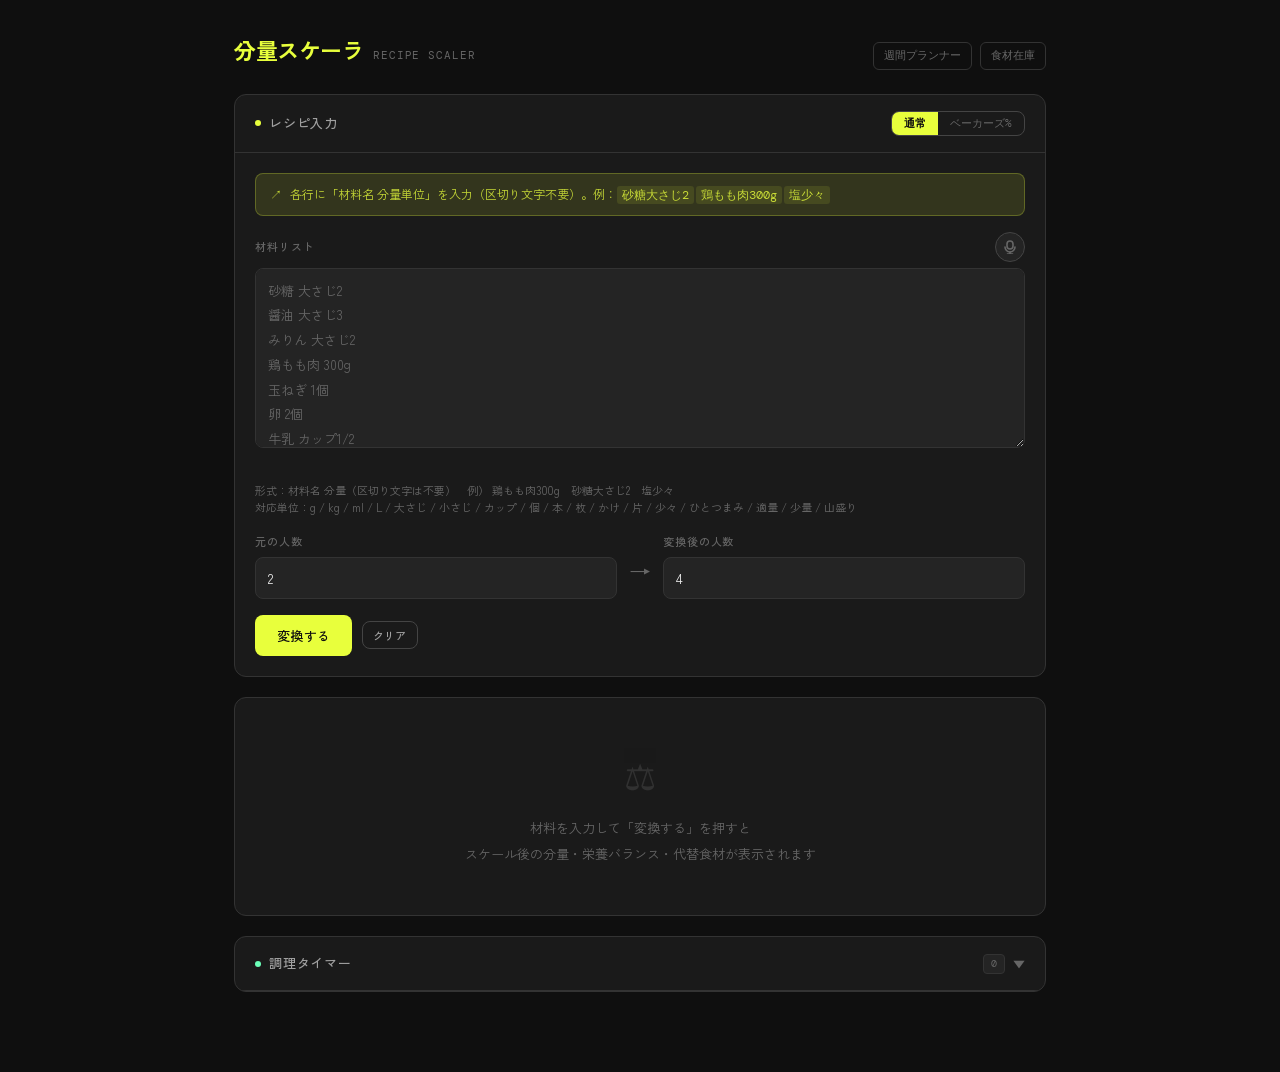
<file: index.html>
<!DOCTYPE html>
<html lang="ja">
<head>
<meta charset="UTF-8">
<meta name="viewport" content="width=device-width, initial-scale=1.0">
<title>分量スケーラ</title>
<link rel="preconnect" href="https://fonts.googleapis.com">
<link rel="preconnect" href="https://fonts.gstatic.com" crossorigin>
<link href="https://fonts.googleapis.com/css2?family=Zen+Kaku+Gothic+New:wght@300;400;500;700&family=DM+Mono:wght@300;400;500&display=swap" rel="stylesheet">
<link rel="manifest" href="manifest.json">
<meta name="theme-color" content="#0f0f0f">
<meta name="apple-mobile-web-app-capable" content="yes">
<meta name="apple-mobile-web-app-status-bar-style" content="black">
<meta name="apple-mobile-web-app-title" content="分量スケーラ">
<link rel="stylesheet" href="style.css">
</head>
<body>

<header>
  <div style="display:flex;align-items:baseline;justify-content:space-between;flex-wrap:wrap;gap:12px;">
    <div class="logo">
      <span class="logo-title">分量スケーラ</span>
      <span class="logo-sub">Recipe Scaler</span>
    </div>
    <div style="display:flex;gap:8px;">
      <a href="planner.html" style="font-size:11px;color:var(--text3);text-decoration:none;font-family:'DM Mono',monospace;border:1px solid var(--border);border-radius:6px;padding:4px 10px;transition:all 0.15s;" onmouseover="this.style.color='var(--accent)';this.style.borderColor='var(--accent)';" onmouseout="this.style.color='var(--text3)';this.style.borderColor='var(--border)';">週間プランナー</a>
      <a href="pantry.html" style="font-size:11px;color:var(--text3);text-decoration:none;font-family:'DM Mono',monospace;border:1px solid var(--border);border-radius:6px;padding:4px 10px;transition:all 0.15s;" onmouseover="this.style.color='var(--accent)';this.style.borderColor='var(--accent)';" onmouseout="this.style.color='var(--text3)';this.style.borderColor='var(--border)';">食材在庫</a>
    </div>
  </div>
</header>

<main>

  <!-- INPUT CARD -->
  <div class="card">
    <div class="card-header">
      <span class="card-title"><span class="dot"></span>レシピ入力</span>
      <div class="mode-toggle">
        <button class="mode-btn active" id="modeNormal" onclick="setMode('normal')">通常</button>
        <button class="mode-btn"        id="modeBaker"  onclick="setMode('baker')">ベーカーズ%</button>
      </div>
    </div>
    <div class="card-body">
      <div class="notice">
        <span>↗</span>
        <span>各行に「材料名 分量単位」を入力（区切り文字不要）。例：<code style="font-family:'DM Mono',monospace;background:rgba(232,255,60,0.1);padding:1px 5px;border-radius:3px;">砂糖大さじ2</code>&thinsp;<code style="font-family:'DM Mono',monospace;background:rgba(232,255,60,0.1);padding:1px 5px;border-radius:3px;">鶏もも肉300g</code>&thinsp;<code style="font-family:'DM Mono',monospace;background:rgba(232,255,60,0.1);padding:1px 5px;border-radius:3px;">塩少々</code></span>
      </div>
      <div class="field" style="margin-bottom:16px;">
        <div class="field-label-row">
          <label>材料リスト</label>
          <div style="display:flex;gap:6px;align-items:center;">
            <button class="mic-btn" id="micBtn" onclick="toggleVoice()" title="音声入力（クリックして開始）">
              <svg width="14" height="14" viewBox="0 0 14 14" fill="none" stroke="currentColor" stroke-width="1.6" stroke-linecap="round" stroke-linejoin="round">
                <rect x="4" y="1" width="6" height="8" rx="3"/>
                <path d="M2 7a5 5 0 0 0 10 0"/>
                <line x1="7" y1="12" x2="7" y2="14"/>
                <line x1="4.5" y1="14" x2="9.5" y2="14"/>
              </svg>
            </button>
          </div>
        </div>
        <textarea id="ingredientInput" placeholder="砂糖 大さじ2&#10;醤油 大さじ3&#10;みりん 大さじ2&#10;鶏もも肉 300g&#10;玉ねぎ 1個&#10;卵 2個&#10;牛乳 カップ1/2&#10;塩 少々&#10;バター 10g"></textarea>
        <div class="voice-status" id="voiceStatus"></div>
        <div class="hint">形式：材料名 分量（区切り文字は不要）　例） 鶏もも肉300g　砂糖大さじ2　塩少々<br>対応単位：g / kg / ml / L / 大さじ / 小さじ / カップ / 個 / 本 / 枚 / かけ / 片 / 少々 / ひとつまみ / 適量 / 少量 / 山盛り</div>
      </div>
      <div class="number-row" id="normalModeControls">
        <div class="field">
          <label>元の人数</label>
          <input type="number" id="fromPerson" value="2" min="0.5" step="0.5">
        </div>
        <div class="arrow-label">→</div>
        <div class="field">
          <label>変換後の人数</label>
          <input type="number" id="toPerson" value="4" min="0.5" step="0.5">
        </div>
      </div>
      <div class="action-row">
        <button class="btn btn-primary" onclick="_appMode==='baker'?runBaker():convert()">変換する</button>
        <button class="btn btn-save" id="saveBtn" onclick="openSaveModal()" style="display:none;">保存</button>
        <button class="btn btn-ghost" id="qrBtn" onclick="openQrModal()" style="display:none;">QR共有</button>
        <button class="btn btn-ghost" id="printBtn" onclick="window.print()" style="display:none;">印刷</button>
        <button class="btn btn-ghost" onclick="clearAll()">クリア</button>
      </div>
    </div>
  </div>

  <!-- RESULT CARD -->
  <div class="card" id="resultCard" style="display:none;">
    <div class="card-header">
      <span class="card-title"><span class="dot"></span>変換結果</span>
      <span class="scale-badge" id="scaleBadge"></span>
    </div>
    <!-- CHICKEN SKIN TOGGLE -->
    <div class="diet-bar" id="skinBar" style="display:none;">
      <span style="font-size:11px;color:var(--text3);margin-right:2px;">鶏肉の皮</span>
      <button class="diet-chip active" id="chip-skin-with"    onclick="setChickenSkin('with')">皮あり</button>
      <button class="diet-chip"        id="chip-skin-without" onclick="setChickenSkin('without')">皮なし</button>
    </div>
    <!-- DIET PROFILE BAR -->
    <div class="diet-bar" id="dietBar" style="display:none;">
      <button class="diet-chip" id="chip-gf"   onclick="toggleDiet('gf')">グルテンフリー</button>
      <button class="diet-chip" id="chip-vegan" onclick="toggleDiet('vegan')">ヴィーガン</button>
      <button class="diet-chip" id="chip-lowc"  onclick="toggleDiet('lowc')">糖質制限</button>
      <button class="diet-chip" id="chip-lowsalt" onclick="toggleDiet('lowsalt')">減塩</button>
    </div>

    <div class="table-wrap">
      <table class="result-table">
        <thead>
          <tr>
            <th style="width:28%">材料</th>
            <th style="width:28%">分量</th>
            <th style="width:14%">kcal</th>
            <th style="width:30%">代替食材</th>
          </tr>
        </thead>
        <tbody id="resultBody"></tbody>
      </table>
    </div>
    <div class="total-row" id="totalRow" style="display:none;">
      <span class="total-label">合計カロリー</span>
      <div>
        <span class="total-value" id="totalCalorie"></span>
        <span class="total-per" id="totalPer"></span>
      </div>
    </div>

    <!-- NUTRITION SECTION -->
    <div class="nutr-section" id="nutrSection" style="display:none;">
      <div class="nutr-header">
        <span class="card-title" style="font-size:12px;"><span class="dot" style="background:var(--p-color)"></span>栄養バランス（PFC）</span>
        <div class="toggle-group">
          <button class="toggle-btn active" id="toggleTotal" onclick="setNutrView('total')">合計</button>
          <button class="toggle-btn" id="togglePer" onclick="setNutrView('per')">1人前</button>
        </div>
      </div>
      <div class="nutr-wrap">
        <div class="nutr-canvas-wrap">
          <canvas id="nutritionChart"></canvas>
        </div>
        <div class="nutr-legend" id="nutrLegend"></div>
      </div>
      <div class="nutr-kcal-note" id="nutrKcalNote"></div>
    </div>

    <!-- ALLERGEN + SODIUM SECTION -->
    <div class="allergen-section" id="allergenSection" style="display:none;">
      <div class="allergen-row">
        <span class="allergen-row-label">アレルゲン</span>
        <div class="allergen-pills" id="allergenPills"></div>
      </div>
      <div class="sodium-wrap" id="sodiumWrap" style="display:none;">
        <div class="sodium-header">
          <span class="sodium-label">塩分（Na換算）</span>
          <span class="sodium-vals">
            <span class="sodium-val-main" id="sodiumTotal"></span>
            <span class="sodium-val-per"  id="sodiumPer"></span>
          </span>
        </div>
        <div class="sodium-track">
          <div class="sodium-fill" id="sodiumFill"></div>
        </div>
        <div class="sodium-limit" id="sodiumLimit"></div>
      </div>
    </div>

    <!-- COST SECTION -->
    <div class="cost-section" id="costSection" style="display:none;">
      <div class="cost-header" onclick="toggleCostBody()">
        <span class="card-title" style="font-size:12px;"><span class="dot" style="background:#ffb347;"></span>コスト計算</span>
        <span class="chevron" id="costChevron">▼</span>
      </div>
      <div id="costBody" style="display:none;">
        <div class="cost-body">
          <div class="cost-hint">各材料の購入価格（円）と内容量（g/ml）を入力すると使用コストを自動計算します</div>
          <div style="height:10px;"></div>
          <div class="cost-grid" id="costGrid"></div>
          <div class="cost-total-row" id="costTotalRow" style="display:none;">
            <span class="cost-total-label">合計コスト</span>
            <div>
              <span class="cost-total-val" id="costTotalVal">—</span>
              <span class="cost-total-per" id="costTotalPer"></span>
            </div>
          </div>
        </div>
      </div>
    </div>

    <div class="citation">カロリー・栄養データ：文部科学省 日本食品標準成分表2020年版（八訂）</div>
    <div class="print-footer">分量スケーラ — recipe-scaler | カロリー：文部科学省 日本食品標準成分表2020年版（八訂）</div>
  </div>

  <!-- BAKER'S % CARD -->
  <div class="card" id="bakerCard" style="display:none;">
    <div class="card-header">
      <span class="card-title"><span class="dot" style="background:#ffb347;"></span>ベーカーズパーセント</span>
      <span class="scale-badge" id="bakerBadge"></span>
    </div>
    <div class="bp-flour-input">
      <label>粉量（g）</label>
      <input type="number" id="bakerFlourG" min="1" step="1" placeholder="例：300" oninput="updateBakerTable()">
      <span style="font-size:12px;color:var(--text3);">を入力するとすべての分量を自動計算</span>
    </div>
    <div class="table-wrap">
      <table class="bp-table">
        <thead>
          <tr>
            <th style="width:32%">材料</th>
            <th style="width:20%">ベーカーズ%</th>
            <th style="width:22%">比率バー</th>
            <th style="width:26%">換算量（g）</th>
          </tr>
        </thead>
        <tbody id="bakerBody"></tbody>
      </table>
    </div>
    <div class="bp-total-row" id="bakerTotalRow" style="display:none;">
      <span style="font-size:11px;color:var(--text3);text-transform:uppercase;letter-spacing:0.06em;">生地合計</span>
      <span id="bakerTotalG" style="font-family:'DM Mono',monospace;font-size:14px;color:var(--text);"></span>
    </div>
  </div>

  <!-- EMPTY STATE -->
  <div id="emptyState" class="card">
    <div class="empty-state">
      <div class="icon">⚖</div>
      <p>材料を入力して「変換する」を押すと<br>スケール後の分量・栄養バランス・代替食材が表示されます</p>
    </div>
  </div>

  <!-- TIMER CARD -->
  <div class="card timer-card" id="timerCard">
    <div class="card-header toggleable" onclick="toggleTimerPanel()">
      <span class="card-title"><span class="dot" style="background:#6bffb8;"></span>調理タイマー</span>
      <div class="card-header-right">
        <span class="badge-count" id="timerCount">0</span>
        <span class="chevron" id="timerChevron">▼</span>
      </div>
    </div>
    <div class="collapse-body closed" id="timerBody" style="max-height:0;">
      <div class="timer-add-row">
        <input type="text" id="timerName" placeholder="名前（例：煮込み）" class="input" style="flex:1;min-width:100px;">
        <input type="number" id="timerMin" placeholder="分" min="0" max="999" class="input" style="width:60px;">
        <input type="number" id="timerSec" placeholder="秒" min="0" max="59"  class="input" style="width:60px;">
        <button class="btn btn-primary" onclick="addTimer()" style="padding:8px 16px;">追加</button>
      </div>
      <div class="timer-list" id="timerList"></div>
      <div id="timerEmpty" style="padding:20px;text-align:center;color:var(--text3);font-size:13px;">タイマーを追加してください</div>
    </div>
  </div>

</main>


<!-- QR MODAL -->
<div class="modal-overlay hidden" id="qrModal" onclick="onQrOverlayClick(event)">
  <div class="modal qr-modal">
    <div class="modal-title">QRコードで共有</div>
    <div class="qr-wrap"><canvas id="qrCanvas"></canvas></div>
    <div class="qr-url" id="qrUrl"></div>
    <div class="qr-hint">スマホのカメラで読み取るとレシピが開きます</div>
    <div class="modal-actions" style="justify-content:center;margin-top:12px;">
      <button class="btn btn-ghost" onclick="closeQrModal()">閉じる</button>
      <button class="btn btn-primary" onclick="downloadQr()">画像保存</button>
    </div>
  </div>
</div>

<!-- SAVE MODAL -->
<div class="modal-overlay hidden" id="saveModal" onclick="onModalOverlayClick(event)">
  <div class="modal">
    <div class="modal-title">レシピに名前をつけて保存</div>
    <div class="field">
      <label>レシピ名</label>
      <input type="text" id="recipeNameInput" placeholder="例：鶏の照り焼き（4人前）" maxlength="40">
    </div>
    <div class="modal-actions">
      <button class="btn btn-ghost" onclick="closeSaveModal()">キャンセル</button>
      <button class="btn btn-primary" onclick="confirmSave()">保存する</button>
    </div>
  </div>
</div>


<script src="js/fooddb.js"></script>
<script src="js/data.js"></script>
<script src="js/core.js"></script>
<script src="js/app.js"></script>
</body>
</html>
</file>
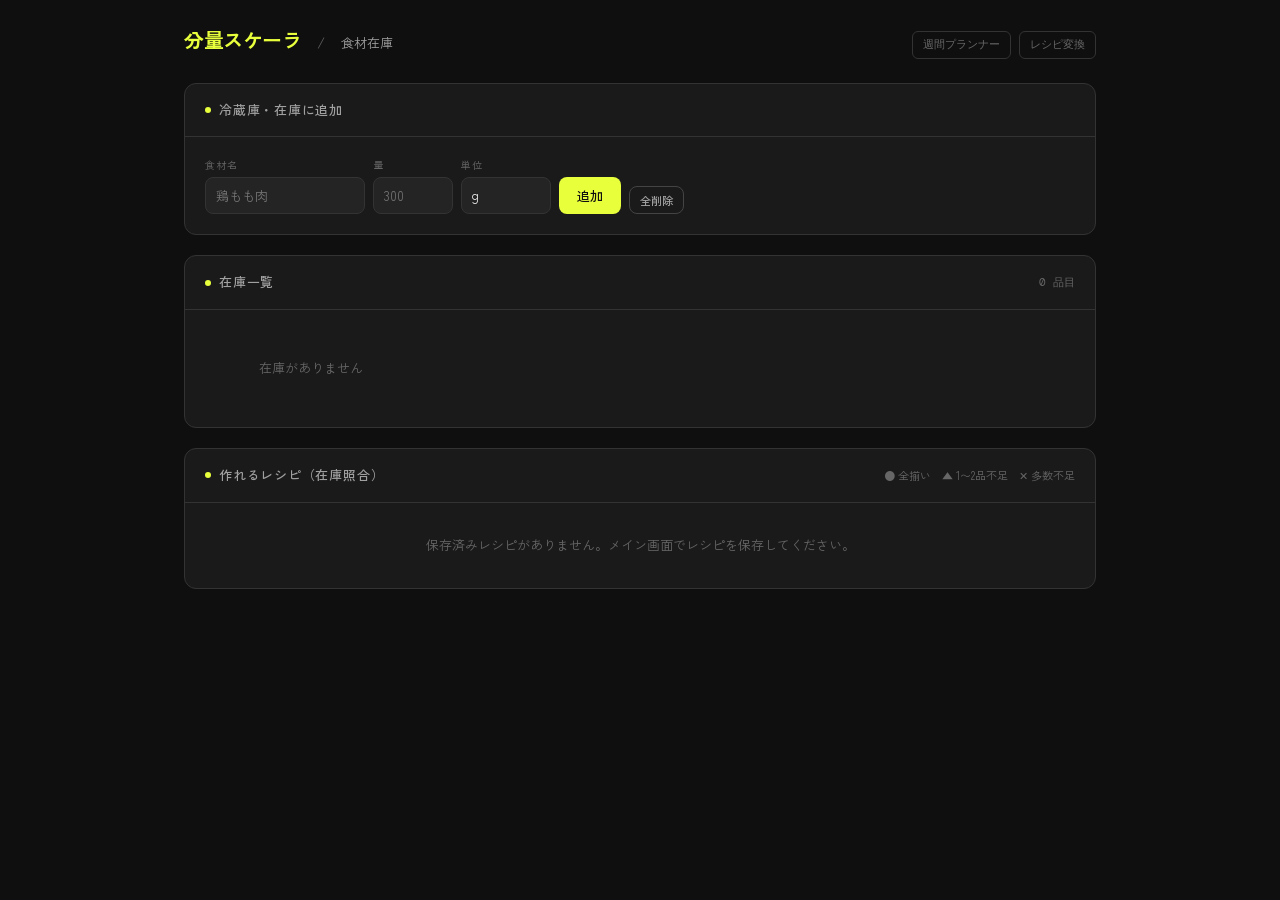
<file: pantry.html>
<!DOCTYPE html>
<html lang="ja">
<head>
<meta charset="UTF-8">
<meta name="viewport" content="width=device-width, initial-scale=1.0">
<title>食材在庫 — 分量スケーラ</title>
<link rel="preconnect" href="https://fonts.googleapis.com">
<link rel="preconnect" href="https://fonts.gstatic.com" crossorigin>
<link href="https://fonts.googleapis.com/css2?family=Zen+Kaku+Gothic+New:wght@300;400;500;700&family=DM+Mono:wght@300;400;500&display=swap" rel="stylesheet">
<style>
  *, *::before, *::after { box-sizing: border-box; margin: 0; padding: 0; }
  :root {
    --bg:#0f0f0f;--bg2:#1a1a1a;--bg3:#242424;--bg4:#2e2e2e;
    --border:#333;--border2:#444;
    --accent:#e8ff3c;--accent-dim:rgba(232,255,60,0.12);--accent-dim2:rgba(232,255,60,0.06);
    --text:#f0f0f0;--text2:#a0a0a0;--text3:#666;
    --ok:#6bffb8;--warn:#ffb347;--ng:#ff7b7b;
    --radius:12px;--radius-sm:8px;
  }
  body { font-family:'Zen Kaku Gothic New',sans-serif; background:var(--bg); color:var(--text); min-height:100vh; font-size:15px; line-height:1.6; }

  nav { max-width:960px; margin:0 auto; padding:24px 24px 0; display:flex; align-items:baseline; gap:16px; flex-wrap:wrap; justify-content:space-between; }
  .nav-left { display:flex; align-items:baseline; gap:16px; }
  .nav-logo { font-size:20px; font-weight:700; color:var(--accent); text-decoration:none; letter-spacing:-0.5px; }
  .nav-sep { color:var(--text3); }
  .nav-page { font-size:13px; color:var(--text2); }
  .nav-links { display:flex; gap:8px; }
  .nav-link { font-size:11px; color:var(--text3); text-decoration:none; font-family:'DM Mono',monospace; border:1px solid var(--border); border-radius:6px; padding:4px 10px; transition:all 0.15s; }
  .nav-link:hover { color:var(--accent); border-color:var(--accent); }

  main { max-width:960px; margin:0 auto; padding:24px 24px 80px; display:flex; flex-direction:column; gap:20px; }

  .card { background:var(--bg2); border:1px solid var(--border); border-radius:var(--radius); overflow:hidden; }
  .card-header { display:flex; align-items:center; justify-content:space-between; padding:16px 20px; border-bottom:1px solid var(--border); gap:12px; flex-wrap:wrap; }
  .card-title { font-size:13px; font-weight:500; letter-spacing:0.06em; text-transform:uppercase; color:var(--text2); display:flex; align-items:center; gap:8px; }
  .card-title .dot { width:6px; height:6px; border-radius:50%; background:var(--accent); flex-shrink:0; }
  .card-body { padding:20px; }

  .btn { display:inline-flex; align-items:center; justify-content:center; gap:6px; font-family:inherit; font-size:13px; font-weight:500; border:none; border-radius:var(--radius-sm); cursor:pointer; transition:all 0.15s; white-space:nowrap; }
  .btn-primary { background:var(--accent); color:#0f0f0f; padding:9px 18px; }
  .btn-primary:hover { background:#f5ff6e; }
  .btn-ghost { background:transparent; color:var(--text2); border:1px solid var(--border2); padding:5px 10px; font-size:11px; }
  .btn-ghost:hover { background:var(--bg3); color:var(--accent); border-color:var(--accent); }
  .btn-danger { background:transparent; color:var(--text3); border:1px solid transparent; padding:4px 8px; font-size:11px; }
  .btn-danger:hover { color:var(--ng); border-color:var(--ng); background:rgba(255,123,123,0.08); }

  /* ADD FORM */
  .add-form { display:flex; gap:8px; flex-wrap:wrap; align-items:flex-end; }
  .add-form .field { display:flex; flex-direction:column; gap:4px; }
  .add-form label { font-size:10px; letter-spacing:0.08em; text-transform:uppercase; color:var(--text3); }
  .add-form input, .add-form select {
    background:var(--bg3); border:1px solid var(--border); border-radius:var(--radius-sm);
    color:var(--text); font-family:inherit; font-size:13px; padding:8px 10px;
    outline:none; transition:border-color 0.15s; appearance:none; -webkit-appearance:none;
  }
  .add-form input:focus, .add-form select:focus { border-color:var(--accent); }
  .add-form input[name="name"] { width:160px; }
  .add-form input[name="amount"] { width:80px; }
  .add-form select { width:90px; }
  @media(max-width:600px) { .add-form input[name="name"] { width:100%; } }

  /* PANTRY GRID */
  .pantry-grid { display:grid; grid-template-columns:repeat(auto-fill, minmax(180px,1fr)); gap:8px; padding:16px 20px; }
  .pantry-item {
    padding:12px 14px; background:var(--bg3); border:1px solid var(--border);
    border-radius:var(--radius-sm); position:relative; transition:background 0.1s;
  }
  .pantry-item:hover { background:var(--bg4); }
  .pantry-name { font-size:13px; font-weight:500; margin-bottom:2px; }
  .pantry-amount { font-family:'DM Mono',monospace; font-size:12px; color:var(--accent); }
  .pantry-note { font-size:11px; color:var(--text3); margin-top:2px; }
  .pantry-del { position:absolute; top:8px; right:8px; background:none; border:none; cursor:pointer; color:var(--text3); font-size:14px; padding:2px 5px; border-radius:3px; opacity:0; transition:opacity 0.15s; }
  .pantry-item:hover .pantry-del { opacity:1; }
  .pantry-del:hover { color:var(--ng); }
  .pantry-empty { padding:32px; text-align:center; color:var(--text3); font-size:13px; }

  /* RECIPE MATCH */
  .recipe-match-list { display:flex; flex-direction:column; }
  .match-item {
    display:flex; align-items:center; gap:12px;
    padding:12px 20px; border-bottom:1px solid var(--border);
    transition:background 0.1s;
  }
  .match-item:last-child { border-bottom:none; }
  .match-item:hover { background:var(--bg3); }
  .match-name { font-size:13px; font-weight:500; flex:1; }
  .match-meta { font-size:11px; color:var(--text3); }
  .match-pills { display:flex; gap:5px; flex-wrap:wrap; flex:2; }
  .pill {
    font-size:10px; padding:2px 8px; border-radius:20px;
    font-family:'DM Mono',monospace; border:1px solid;
  }
  .pill-ok   { color:var(--ok);  border-color:rgba(107,255,184,0.3); background:rgba(107,255,184,0.08); }
  .pill-warn { color:var(--warn); border-color:rgba(255,179,71,0.3);  background:rgba(255,179,71,0.08); }
  .pill-ng   { color:var(--ng);  border-color:rgba(255,123,123,0.3); background:rgba(255,123,123,0.08); }
  .match-score {
    font-family:'DM Mono',monospace; font-size:12px; flex-shrink:0;
    width:36px; text-align:center; padding:3px 6px; border-radius:4px;
  }
  .score-full  { background:rgba(107,255,184,0.15); color:var(--ok); }
  .score-most  { background:rgba(255,179,71,0.12);  color:var(--warn); }
  .score-low   { background:rgba(255,123,123,0.1);  color:var(--ng); }
  .empty-match { padding:32px; text-align:center; color:var(--text3); font-size:13px; }

  @keyframes fadeIn { from{opacity:0;transform:translateY(-4px);}to{opacity:1;transform:translateY(0);} }
  ::-webkit-scrollbar{width:6px}::-webkit-scrollbar-track{background:transparent}::-webkit-scrollbar-thumb{background:var(--border2);border-radius:3px}
</style>
</head>
<body>

<nav>
  <div class="nav-left">
    <a class="nav-logo" href="index.html">分量スケーラ</a>
    <span class="nav-sep">/</span>
    <span class="nav-page">食材在庫</span>
  </div>
  <div class="nav-links">
    <a class="nav-link" href="planner.html">週間プランナー</a>
    <a class="nav-link" href="index.html">レシピ変換</a>
  </div>
</nav>

<main>

  <!-- ADD ITEM -->
  <div class="card">
    <div class="card-header">
      <span class="card-title"><span class="dot"></span>冷蔵庫・在庫に追加</span>
    </div>
    <div class="card-body">
      <form class="add-form" onsubmit="addItem(event)">
        <div class="field">
          <label>食材名</label>
          <input name="name" type="text" placeholder="鶏もも肉" autocomplete="off" required>
        </div>
        <div class="field">
          <label>量</label>
          <input name="amount" type="number" placeholder="300" min="0" step="any">
        </div>
        <div class="field">
          <label>単位</label>
          <select name="unit">
            <option value="g">g</option>
            <option value="kg">kg</option>
            <option value="ml">ml</option>
            <option value="L">L</option>
            <option value="個">個</option>
            <option value="本">本</option>
            <option value="枚">枚</option>
            <option value="大さじ">大さじ</option>
            <option value="小さじ">小さじ</option>
            <option value="カップ">カップ</option>
            <option value="適量">適量</option>
          </select>
        </div>
        <button class="btn btn-primary" type="submit" style="align-self:flex-end;">追加</button>
        <button class="btn btn-ghost" type="button" onclick="clearPantry()" style="align-self:flex-end;">全削除</button>
      </form>
    </div>
  </div>

  <!-- PANTRY GRID -->
  <div class="card">
    <div class="card-header">
      <span class="card-title"><span class="dot"></span>在庫一覧</span>
      <span id="pantryCount" style="font-size:11px;color:var(--text3);font-family:'DM Mono',monospace;"></span>
    </div>
    <div id="pantryGrid" class="pantry-grid">
      <div class="pantry-empty">在庫がありません</div>
    </div>
  </div>

  <!-- RECIPE MATCH -->
  <div class="card">
    <div class="card-header">
      <span class="card-title"><span class="dot"></span>作れるレシピ（在庫照合）</span>
      <span style="font-size:11px;color:var(--text3);">● 全揃い　▲ 1〜2品不足　✕ 多数不足</span>
    </div>
    <div id="recipeMatchList" class="recipe-match-list">
      <div class="empty-match">レシピと在庫を登録すると照合結果が表示されます</div>
    </div>
  </div>

</main>

<script>
// ══════════════════════════════════════════
// INDEXEDDB  (shared with index.html)
// ══════════════════════════════════════════

const DB_NAME  = 'ScalerDB';
const DB_VER   = 1;
const DB_STORE = 'recipes';

function openDB() {
  return new Promise((resolve, reject) => {
    const req = indexedDB.open(DB_NAME, DB_VER);
    req.onupgradeneeded = e => {
      const db = e.target.result;
      if (!db.objectStoreNames.contains(DB_STORE))
        db.createObjectStore(DB_STORE, { keyPath:'id', autoIncrement:true });
    };
    req.onsuccess = e => resolve(e.target.result);
    req.onerror   = e => reject(e.target.error);
  });
}
async function dbGetAll() {
  const db = await openDB();
  return new Promise((resolve, reject) => {
    const req = db.transaction(DB_STORE,'readonly').objectStore(DB_STORE).getAll();
    req.onsuccess = () => resolve(req.result); req.onerror = () => reject(req.error);
  });
}

// ══════════════════════════════════════════
// PANTRY STATE  (localStorage)
// ══════════════════════════════════════════

const PANTRY_KEY = 'pantry_v1';
let pantry = []; // [ { name, amount, unit } ]

function loadPantry() {
  try { pantry = JSON.parse(localStorage.getItem(PANTRY_KEY)) || []; } catch(_) {}
}
function savePantry() { localStorage.setItem(PANTRY_KEY, JSON.stringify(pantry)); }

// ══════════════════════════════════════════
// PARSING  (minimal mirror)
// ══════════════════════════════════════════

function parseLine(line) {
  line = line.trim(); if(!line) return null;
  const m = line.match(/^(.+?)\s+((\d+[\d./]*)\s*(大さじ|小さじ|カップ|kg|ml|L|g|個|本|枚|かけ|片)?(.*))$/u);
  if(m) return { name:m[1].trim(), numStr:m[3], unit:(m[4]||'').trim() };
  return { name:line, numStr:null, unit:'' };
}

function parseFrac(s) {
  s = s.trim();
  if(s.includes('/')) { const [a,b]=s.split('/'); return parseFloat(a)/parseFloat(b); }
  return parseFloat(s)||0;
}

function escHtml(s) {
  return String(s).replace(/&/g,'&amp;').replace(/</g,'&lt;').replace(/>/g,'&gt;').replace(/"/g,'&quot;');
}

// ══════════════════════════════════════════
// ADD / REMOVE
// ══════════════════════════════════════════

function addItem(e) {
  e.preventDefault();
  const fd = new FormData(e.target);
  const name   = fd.get('name').trim();
  const amount = parseFloat(fd.get('amount')) || null;
  const unit   = fd.get('unit');
  if (!name) return;

  // Update existing if same name
  const existing = pantry.find(p => p.name === name);
  if (existing) { existing.amount = amount; existing.unit = unit; }
  else pantry.push({ name, amount, unit });

  savePantry();
  e.target.reset();
  e.target.querySelector('[name="name"]').focus();
  renderPantry();
  renderMatches();
}

function removeItem(name) {
  pantry = pantry.filter(p => p.name !== name);
  savePantry(); renderPantry(); renderMatches();
}

function clearPantry() {
  if (!confirm('在庫をすべて削除しますか？')) return;
  pantry = []; savePantry(); renderPantry(); renderMatches();
}

// ══════════════════════════════════════════
// RENDER PANTRY
// ══════════════════════════════════════════

function renderPantry() {
  const grid = document.getElementById('pantryGrid');
  document.getElementById('pantryCount').textContent = `${pantry.length} 品目`;
  if (pantry.length === 0) {
    grid.innerHTML = '<div class="pantry-empty">在庫がありません</div>';
    return;
  }
  grid.innerHTML = [...pantry].sort((a,b)=>a.name.localeCompare(b.name,'ja')).map(item => `
    <div class="pantry-item">
      <button class="pantry-del" onclick="removeItem('${escHtml(item.name)}')" title="削除">×</button>
      <div class="pantry-name">${escHtml(item.name)}</div>
      <div class="pantry-amount">${item.amount !== null ? item.amount : '—'} ${escHtml(item.unit)}</div>
    </div>`).join('');
}

// ══════════════════════════════════════════
// RECIPE MATCHING
// ══════════════════════════════════════════

async function renderMatches() {
  const list = document.getElementById('recipeMatchList');
  let recipes = [];
  try { recipes = await dbGetAll(); } catch(_) {}

  if (recipes.length === 0) {
    list.innerHTML = '<div class="empty-match">保存済みレシピがありません。メイン画面でレシピを保存してください。</div>';
    return;
  }
  if (pantry.length === 0) {
    list.innerHTML = '<div class="empty-match">在庫を登録すると照合結果が表示されます</div>';
    return;
  }

  const pantryNames = new Set(pantry.map(p => p.name.toLowerCase()));

  const results = recipes.map(recipe => {
    const lines = recipe.ingredients.split('\n').map(l => parseLine(l.trim())).filter(p => p && p.name);
    const total = lines.length;
    if (total === 0) return null;

    const checks = lines.map(ing => {
      // Check if any pantry item name includes the ingredient name (fuzzy)
      const has = pantry.some(p =>
        p.name.includes(ing.name) || ing.name.includes(p.name)
      );
      return { name: ing.name, has };
    });

    const haveCount = checks.filter(c => c.has).length;
    const missing   = checks.filter(c => !c.has).length;

    return { recipe, checks, total, haveCount, missing };
  }).filter(Boolean);

  // Sort: fewer missing first
  results.sort((a,b) => a.missing - b.missing);

  list.innerHTML = results.map(r => {
    const pct   = r.haveCount / r.total;
    const scoreClass = pct === 1 ? 'score-full' : pct >= 0.7 ? 'score-most' : 'score-low';
    const scorePct = Math.round(pct * 100);

    // Show max 6 pills
    const shown  = r.checks.slice(0, 6);
    const extra  = r.checks.length - shown.length;
    const pills  = shown.map(c => {
      const cls = c.has ? 'pill-ok' : 'pill-ng';
      return `<span class="pill ${cls}">${escHtml(c.name)}</span>`;
    }).join('') + (extra > 0 ? `<span class="pill" style="color:var(--text3);border-color:var(--border)">+${extra}</span>` : '');

    const missingNames = r.checks.filter(c=>!c.has).map(c=>c.name).join('、');

    return `
    <div class="match-item">
      <div>
        <div class="match-name">${escHtml(r.recipe.name)}</div>
        <div class="match-meta">${r.recipe.fromPerson}→${r.recipe.toPerson}人前${missingNames ? `　不足：${escHtml(missingNames)}` : ''}</div>
      </div>
      <div class="match-pills">${pills}</div>
      <span class="match-score ${scoreClass}">${scorePct}%</span>
    </div>`;
  }).join('');
}

// ══════════════════════════════════════════
// INIT
// ══════════════════════════════════════════

loadPantry();
renderPantry();
renderMatches();
</script>
</body>
</html>
</file>
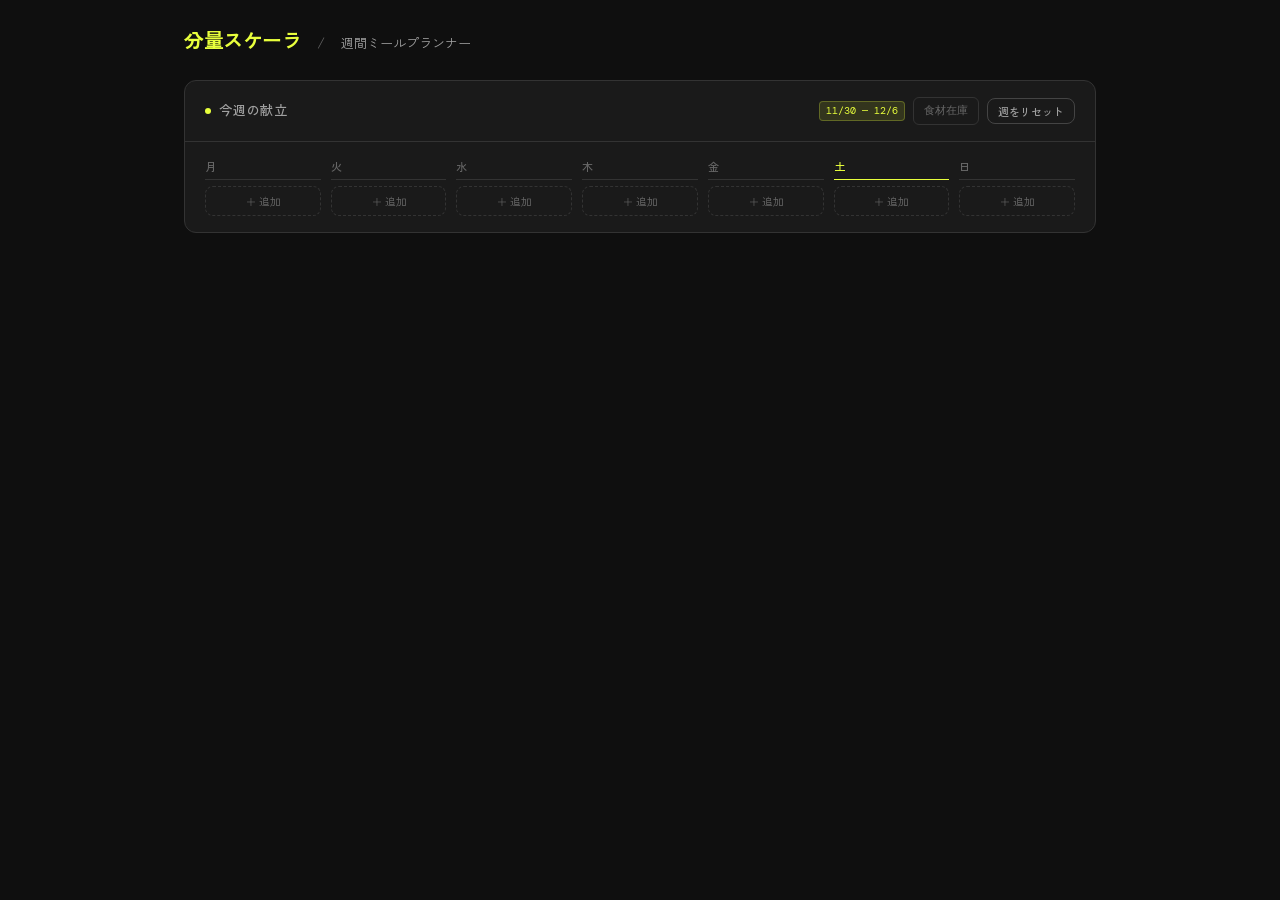
<file: planner.html>
<!DOCTYPE html>
<html lang="ja">
<head>
<meta charset="UTF-8">
<meta name="viewport" content="width=device-width, initial-scale=1.0">
<title>週間ミールプランナー — 分量スケーラ</title>
<link rel="preconnect" href="https://fonts.googleapis.com">
<link rel="preconnect" href="https://fonts.gstatic.com" crossorigin>
<link href="https://fonts.googleapis.com/css2?family=Zen+Kaku+Gothic+New:wght@300;400;500;700&family=DM+Mono:wght@300;400;500&display=swap" rel="stylesheet">
<style>
  *, *::before, *::after { box-sizing: border-box; margin: 0; padding: 0; }

  :root {
    --bg: #0f0f0f; --bg2: #1a1a1a; --bg3: #242424; --bg4: #2e2e2e;
    --border: #333; --border2: #444;
    --accent: #e8ff3c;
    --accent-dim: rgba(232,255,60,0.12);
    --accent-dim2: rgba(232,255,60,0.06);
    --text: #f0f0f0; --text2: #a0a0a0; --text3: #666;
    --radius: 12px; --radius-sm: 8px;
  }

  body { font-family: 'Zen Kaku Gothic New', sans-serif; background: var(--bg); color: var(--text); min-height: 100vh; font-size: 15px; line-height: 1.6; }

  /* NAV */
  nav {
    max-width: 960px; margin: 0 auto;
    padding: 24px 24px 0;
    display: flex; align-items: baseline; gap: 16px;
  }
  .nav-logo { font-size: 20px; font-weight: 700; color: var(--accent); text-decoration: none; letter-spacing: -0.5px; }
  .nav-sep { color: var(--text3); }
  .nav-page { font-size: 13px; color: var(--text2); }

  main { max-width: 960px; margin: 0 auto; padding: 24px 24px 80px; display: flex; flex-direction: column; gap: 20px; }

  /* CARD */
  .card { background: var(--bg2); border: 1px solid var(--border); border-radius: var(--radius); overflow: hidden; }
  .card-header { display: flex; align-items: center; justify-content: space-between; padding: 16px 20px; border-bottom: 1px solid var(--border); gap: 12px; }
  .card-title { font-size: 13px; font-weight: 500; letter-spacing: 0.06em; text-transform: uppercase; color: var(--text2); display: flex; align-items: center; gap: 8px; }
  .card-title .dot { width: 6px; height: 6px; border-radius: 50%; background: var(--accent); flex-shrink: 0; }
  .card-body { padding: 20px; }

  /* BUTTONS */
  .btn { display: inline-flex; align-items: center; justify-content: center; gap: 6px; font-family: inherit; font-size: 13px; font-weight: 500; border: none; border-radius: var(--radius-sm); cursor: pointer; transition: all 0.15s; white-space: nowrap; }
  .btn-primary { background: var(--accent); color: #0f0f0f; padding: 9px 18px; }
  .btn-primary:hover { background: #f5ff6e; }
  .btn-ghost { background: transparent; color: var(--text2); border: 1px solid var(--border2); padding: 5px 10px; font-size: 11px; }
  .btn-ghost:hover { background: var(--bg3); color: var(--accent); border-color: var(--accent); }
  .btn-danger { background: transparent; color: var(--text3); border: 1px solid transparent; padding: 4px 7px; font-size: 11px; }
  .btn-danger:hover { color: #ff7b7b; border-color: #ff7b7b; background: rgba(255,123,123,0.08); }
  .btn-sm { padding: 4px 10px; font-size: 11px; }

  /* WEEK GRID */
  .week-grid {
    display: grid;
    grid-template-columns: repeat(7, 1fr);
    gap: 10px;
    padding: 16px 20px;
  }
  @media (max-width: 700px) { .week-grid { grid-template-columns: repeat(2, 1fr); } }
  @media (max-width: 420px) { .week-grid { grid-template-columns: 1fr; } }

  .day-col { display: flex; flex-direction: column; gap: 6px; }
  .day-label {
    font-size: 11px; font-weight: 500; letter-spacing: 0.06em;
    text-transform: uppercase; color: var(--text3);
    padding-bottom: 4px; border-bottom: 1px solid var(--border);
  }
  .day-label.today { color: var(--accent); border-color: var(--accent); }

  .meal-slot {
    background: var(--bg3); border: 1px solid var(--border);
    border-radius: var(--radius-sm); padding: 8px 10px;
    font-size: 12px; position: relative;
    min-height: 52px;
  }
  .meal-slot:hover { border-color: var(--border2); }
  .meal-name { font-weight: 500; line-height: 1.4; }
  .meal-persons { font-family: 'DM Mono', monospace; font-size: 10px; color: var(--text3); margin-top: 2px; }
  .meal-kcal { font-family: 'DM Mono', monospace; font-size: 10px; color: var(--accent); margin-top: 2px; }
  .meal-del {
    position: absolute; top: 4px; right: 4px;
    background: none; border: none; cursor: pointer;
    color: var(--text3); font-size: 14px; line-height: 1;
    padding: 2px 4px; border-radius: 3px;
    transition: color 0.15s;
    opacity: 0;
  }
  .meal-slot:hover .meal-del { opacity: 1; }
  .meal-del:hover { color: #ff7b7b; }

  .add-meal-btn {
    background: transparent; border: 1px dashed var(--border);
    border-radius: var(--radius-sm); color: var(--text3);
    font-size: 11px; font-family: inherit;
    padding: 6px; cursor: pointer; width: 100%;
    transition: all 0.15s; text-align: center;
  }
  .add-meal-btn:hover { border-color: var(--accent); color: var(--accent); }

  /* SHOPPING LIST */
  .shopping-grid {
    display: grid; grid-template-columns: repeat(auto-fill, minmax(200px, 1fr));
    gap: 8px; padding: 16px 20px;
  }
  .shop-item {
    display: flex; align-items: flex-start; gap: 10px;
    padding: 10px 12px; background: var(--bg3);
    border: 1px solid var(--border); border-radius: var(--radius-sm);
    cursor: pointer; transition: background 0.1s;
    user-select: none;
  }
  .shop-item:hover { background: var(--bg4); }
  .shop-item.checked { opacity: 0.4; }
  .shop-item.checked .shop-name { text-decoration: line-through; }
  .shop-checkbox {
    width: 16px; height: 16px; border: 1.5px solid var(--border2);
    border-radius: 4px; flex-shrink: 0; margin-top: 1px;
    display: flex; align-items: center; justify-content: center;
    transition: all 0.15s;
  }
  .shop-item.checked .shop-checkbox { background: var(--accent); border-color: var(--accent); }
  .shop-check-icon { display: none; }
  .shop-item.checked .shop-check-icon { display: block; }
  .shop-info { flex: 1; min-width: 0; }
  .shop-name { font-size: 13px; font-weight: 500; }
  .shop-amount { font-family: 'DM Mono', monospace; font-size: 11px; color: var(--accent); margin-top: 2px; }
  .shop-from { font-size: 10px; color: var(--text3); margin-top: 2px; line-height: 1.4; }

  .empty-plan { padding: 32px; text-align: center; color: var(--text3); font-size: 13px; }

  /* MODAL */
  .modal-overlay { position: fixed; inset: 0; background: rgba(0,0,0,0.7); display: flex; align-items: center; justify-content: center; z-index: 100; padding: 20px; }
  .modal-overlay.hidden { display: none; }
  .modal { background: var(--bg2); border: 1px solid var(--border2); border-radius: var(--radius); padding: 24px; width: 100%; max-width: 360px; animation: slideUp 0.2s ease; }
  .modal-title { font-size: 14px; font-weight: 500; margin-bottom: 4px; }
  .modal-sub { font-size: 12px; color: var(--text3); margin-bottom: 16px; }
  .modal-actions { display: flex; gap: 8px; justify-content: flex-end; margin-top: 16px; }
  .recipe-option-list { display: flex; flex-direction: column; gap: 6px; max-height: 300px; overflow-y: auto; margin-bottom: 4px; }
  .recipe-option {
    display: flex; align-items: center; justify-content: space-between;
    padding: 10px 12px; background: var(--bg3); border: 1px solid var(--border);
    border-radius: var(--radius-sm); cursor: pointer; transition: background 0.1s; gap: 8px;
  }
  .recipe-option:hover { background: var(--bg4); border-color: var(--accent); }
  .recipe-option-name { font-size: 13px; font-weight: 500; flex: 1; }
  .recipe-option-meta { font-family: 'DM Mono', monospace; font-size: 10px; color: var(--text3); flex-shrink: 0; }
  .no-recipes-hint { font-size: 12px; color: var(--text3); text-align: center; padding: 16px; }

  /* MISC */
  .badge { font-family: 'DM Mono', monospace; font-size: 10px; background: var(--accent-dim); color: var(--accent); border: 1px solid rgba(232,255,60,0.25); border-radius: 4px; padding: 1px 6px; }

  @keyframes slideUp { from { opacity:0; transform: translateY(12px); } to { opacity:1; transform: translateY(0); } }
  @keyframes fadeIn  { from { opacity:0; } to { opacity:1; } }

  ::-webkit-scrollbar { width: 6px; }
  ::-webkit-scrollbar-track { background: transparent; }
  ::-webkit-scrollbar-thumb { background: var(--border2); border-radius: 3px; }
</style>
</head>
<body>

<nav>
  <a class="nav-logo" href="index.html">分量スケーラ</a>
  <span class="nav-sep">/</span>
  <span class="nav-page">週間ミールプランナー</span>
</nav>

<main>

  <!-- WEEK PLANNER CARD -->
  <div class="card">
    <div class="card-header">
      <span class="card-title"><span class="dot"></span>今週の献立</span>
      <div style="display:flex;gap:8px;align-items:center;flex-wrap:wrap;">
        <span class="badge" id="weekRange"></span>
        <a href="pantry.html" style="font-size:11px;color:var(--text3);text-decoration:none;font-family:'DM Mono',monospace;border:1px solid var(--border);border-radius:6px;padding:4px 10px;transition:all 0.15s;" onmouseover="this.style.color='var(--accent)';this.style.borderColor='var(--accent)';" onmouseout="this.style.color='var(--text3)';this.style.borderColor='var(--border)';">食材在庫</a>
        <button class="btn btn-ghost btn-sm" onclick="clearWeek()">週をリセット</button>
      </div>
    </div>
    <div class="week-grid" id="weekGrid"></div>
  </div>

  <!-- SHOPPING LIST CARD -->
  <div class="card" id="shoppingCard" style="display:none;">
    <div class="card-header">
      <span class="card-title"><span class="dot"></span>買い物リスト</span>
      <div style="display:flex;gap:8px;align-items:center;">
        <span id="shopCount" style="font-size:11px;color:var(--text3);font-family:'DM Mono',monospace;"></span>
        <button class="btn btn-ghost btn-sm" onclick="uncheckAll()">チェックをリセット</button>
      </div>
    </div>
    <div class="shopping-grid" id="shoppingGrid"></div>
    <div style="padding:8px 20px 12px;border-top:1px solid var(--border);">
      <div id="shoppingKcal" style="font-size:11px;color:var(--text3);font-family:'DM Mono',monospace;text-align:right;"></div>
    </div>
  </div>

  <div id="emptyHint" class="card" style="display:none;">
    <div class="empty-plan">献立を登録すると買い物リストが自動生成されます</div>
  </div>

</main>

<!-- ADD MEAL MODAL -->
<div class="modal-overlay hidden" id="addModal" onclick="onModalBg(event)">
  <div class="modal">
    <div class="modal-title" id="modalTitle">献立を追加</div>
    <div class="modal-sub" id="modalSub"></div>
    <div class="recipe-option-list" id="recipeOptions"></div>
    <div class="modal-actions">
      <button class="btn btn-ghost" onclick="closeModal()">キャンセル</button>
    </div>
  </div>
</div>

<script>
// ══════════════════════════════════════════
// DATA / CONFIG
// ══════════════════════════════════════════

const DB_NAME  = 'ScalerDB';
const DB_VER   = 1;
const DB_STORE = 'recipes';
const PLAN_KEY = 'mealPlan_v1';

const DAYS = ['月','火','水','木','金','土','日'];

// ── Minimal parsers (mirrored from index.html) ──────

const FAT_KEYS    = ['サラダ油','ごま油','オリーブオイル','バター','マーガリン','油'];
const POWDER_KEYS = ['砂糖','塩','小麦粉','片栗粉','米粉','コーンスターチ','ベーキングパウダー','きな粉','抹茶','パン粉'];
function isType(name, keys) { return keys.some(k => name.includes(k)); }

function parseFrac(s) {
  s = s.trim();
  if (s.includes('/')) { const [a,b] = s.split('/'); return parseFloat(a)/parseFloat(b); }
  return parseFloat(s) || 0;
}

function fmtN(n) {
  if (n === 0) return '0';
  if (Number.isInteger(n)) return String(n);
  const fracs = [[0.5,'1/2'],[0.333,'1/3'],[0.667,'2/3'],[0.25,'1/4'],[0.75,'3/4']];
  for (const [v,l] of fracs) { if (Math.abs(n-v)<0.04) return l; }
  const w = Math.floor(n), f = n - w;
  if (w > 0) for (const [v,l] of fracs) { if (Math.abs(f-v)<0.04) return `${w} ${l}`; }
  return parseFloat(n.toFixed(1)).toString();
}

function escHtml(s) {
  return String(s).replace(/&/g,'&amp;').replace(/</g,'&lt;').replace(/>/g,'&gt;').replace(/"/g,'&quot;');
}

function parseLine(line) {
  line = line.trim();
  if (!line) return null;
  const m = line.match(/^(.+?)\s+((\d+[\d./]*)\s*(大さじ|小さじ|カップ|kg|ml|L|g|個|本|枚|かけ|片)?(.*))$/u);
  if (m) return { name: m[1].trim(), numStr: m[3], unit: (m[4]||'').trim(), suffix: (m[5]||'').trim() };
  return { name: line, numStr: null, unit: '', suffix: '' };
}

function unitToGrams(num, unit, name) {
  const fat = isType(name, FAT_KEYS), pow = isType(name, POWDER_KEYS);
  switch(unit) {
    case '大さじ': return fat?num*12:pow?num*9:num*15;
    case '小さじ': return fat?num*4:pow?num*3:num*5;
    case 'カップ': return num*200;
    case 'g':  return num; case 'kg': return num*1000;
    case 'ml': return num; case 'L':  return num*1000;
    case '個':
      if(name.includes('卵')) return num*60; if(name.includes('玉ねぎ')) return num*200;
      if(name.includes('じゃがいも')) return num*150; if(name.includes('にんじん')) return num*150;
      return num*100;
    case '枚': return name.includes('キャベツ')?num*50:num*30;
    case '本': return name.includes('ねぎ')?num*100:name.includes('にんじん')?num*150:num*100;
    case 'かけ': case '片': return name.includes('しょうが')?num*10:num*5;
    default: return null;
  }
}

// ── Nutrition (subset) ──────────────────────
const nutritionDB = {
  "砂糖":{kcal:384,p:0,f:0,c:99.2},"塩":{kcal:0,p:0,f:0,c:0},"醤油":{kcal:71,p:7.7,f:0,c:7.9},"みりん":{kcal:241,p:0.3,f:0,c:54.9},"酢":{kcal:25,p:0.1,f:0,c:2.4},
  "サラダ油":{kcal:921,p:0,f:100,c:0},"ごま油":{kcal:921,p:0,f:100,c:0},"オリーブオイル":{kcal:921,p:0,f:100,c:0},"バター":{kcal:745,p:0.5,f:81,c:0.2},
  "小麦粉":{kcal:368,p:8.3,f:1.5,c:75.8},"片栗粉":{kcal:338,p:0.1,f:0.1,c:86.8},"米":{kcal:358,p:6.1,f:0.9,c:77.6},"パスタ":{kcal:378,p:13,f:1.9,c:72.2},"うどん":{kcal:270,p:6.1,f:0.6,c:56.8},
  "鶏もも肉":{kcal:204,p:16.6,f:14.2,c:0},"鶏むね肉":{kcal:133,p:23.3,f:1.9,c:0},"豚バラ肉":{kcal:395,p:14.4,f:35.4,c:0.1},"牛肉":{kcal:272,p:17.1,f:22.3,c:0.3},
  "卵":{kcal:151,p:12.3,f:10.3,c:0.3},"牛乳":{kcal:67,p:3.3,f:3.8,c:4.8},"豆腐":{kcal:56,p:5.3,f:3.5,c:1.6},
  "にんじん":{kcal:39,p:0.7,f:0.1,c:9.3},"玉ねぎ":{kcal:37,p:1,f:0.1,c:8.8},"じゃがいも":{kcal:76,p:1.8,f:0.1,c:17.3},"キャベツ":{kcal:23,p:1.3,f:0.2,c:5.2},
  "サーモン":{kcal:204,p:20.1,f:12.8,c:0.1},"タラ":{kcal:77,p:17.6,f:0.2,c:0.1},"まぐろ":{kcal:125,p:26.4,f:1.4,c:0.1},
  "味噌":{kcal:198,p:12.5,f:6,c:21.9},"マヨネーズ":{kcal:703,p:1.5,f:76,c:3.6},
};
function getNutrKey(name) { if(nutritionDB[name]) return name; for(const k of Object.keys(nutritionDB)){if(name.includes(k)) return k;} return null; }
function calcKcal(grams, name) {
  if(!grams) return 0;
  const k = getNutrKey(name); if(!k) return 0;
  return nutritionDB[k].kcal * grams / 100;
}

// ══════════════════════════════════════════
// INDEXEDDB
// ══════════════════════════════════════════

function openDB() {
  return new Promise((resolve, reject) => {
    const req = indexedDB.open(DB_NAME, DB_VER);
    req.onupgradeneeded = e => {
      const db = e.target.result;
      if (!db.objectStoreNames.contains(DB_STORE))
        db.createObjectStore(DB_STORE, { keyPath:'id', autoIncrement:true });
    };
    req.onsuccess = e => resolve(e.target.result);
    req.onerror   = e => reject(e.target.error);
  });
}
async function dbGetAll() {
  const db = await openDB();
  return new Promise((resolve, reject) => {
    const req = db.transaction(DB_STORE,'readonly').objectStore(DB_STORE).getAll();
    req.onsuccess = () => resolve(req.result);
    req.onerror   = () => reject(req.error);
  });
}

// ══════════════════════════════════════════
// PLAN STATE  (stored in localStorage as JSON)
// ══════════════════════════════════════════
// plan[dayIdx] = [ { recipeId, recipeName, toPerson, ingredients } ]

let plan = Array.from({length:7}, () => []);

function loadPlan() {
  try {
    const saved = localStorage.getItem(PLAN_KEY);
    if (saved) plan = JSON.parse(saved);
    // Ensure length 7
    while (plan.length < 7) plan.push([]);
  } catch(_) {}
}
function savePlan() { localStorage.setItem(PLAN_KEY, JSON.stringify(plan)); }

function clearWeek() {
  if (!confirm('今週の献立をすべてリセットしますか？')) return;
  plan = Array.from({length:7}, () => []);
  savePlan(); renderWeek(); renderShopping();
}

// ══════════════════════════════════════════
// WEEK GRID RENDER
// ══════════════════════════════════════════

function getWeekRange() {
  const now  = new Date();
  const day  = now.getDay(); // 0=Sun
  const mon  = new Date(now); mon.setDate(now.getDate() - (day === 0 ? 6 : day - 1));
  const sun  = new Date(mon); sun.setDate(mon.getDate() + 6);
  const fmt  = d => `${d.getMonth()+1}/${d.getDate()}`;
  return { label: `${fmt(mon)} — ${fmt(sun)}`, todayIdx: (day === 0 ? 6 : day - 1) };
}

function renderWeek() {
  const grid = document.getElementById('weekGrid');
  const { label, todayIdx } = getWeekRange();
  document.getElementById('weekRange').textContent = label;

  grid.innerHTML = DAYS.map((day, di) => {
    const meals = plan[di] || [];
    const mealHtml = meals.map((m, mi) => `
      <div class="meal-slot">
        <button class="meal-del" onclick="removeMeal(${di},${mi})" title="削除">×</button>
        <div class="meal-name">${escHtml(m.recipeName)}</div>
        <div class="meal-persons">${m.toPerson}人前</div>
        ${m.kcal ? `<div class="meal-kcal">${Math.round(m.kcal)} kcal</div>` : ''}
      </div>`).join('');

    return `
    <div class="day-col">
      <div class="day-label${di === todayIdx ? ' today' : ''}">${day}</div>
      ${mealHtml}
      <button class="add-meal-btn" onclick="openAddModal(${di})">＋ 追加</button>
    </div>`;
  }).join('');
}

// ══════════════════════════════════════════
// SHOPPING LIST
// ══════════════════════════════════════════

let _shopChecked = {}; // ingredient key → bool

function buildShoppingList() {
  // Aggregate all ingredients across all meals
  const agg = {}; // key: ingredient name → { totalGrams, unit, sources, displayAmounts }

  for (let di = 0; di < 7; di++) {
    for (const meal of (plan[di] || [])) {
      const ratio = meal.toPerson / (meal.originalPersons || meal.toPerson);
      for (const line of (meal.ingredients || '').split('\n')) {
        const parsed = parseLine(line.trim());
        if (!parsed || !parsed.numStr) continue;
        const num    = parseFrac(parsed.numStr) * ratio;
        const grams  = unitToGrams(num, parsed.unit, parsed.name);
        const key    = parsed.name;

        if (!agg[key]) agg[key] = { grams: 0, unit: parsed.unit, sources: [], nums: [] };
        if (grams !== null) agg[key].grams += grams;
        agg[key].nums.push({ num, unit: parsed.unit });
        agg[key].sources.push(`${DAYS[di]}：${meal.recipeName}`);
      }
    }
  }
  return agg;
}

const UNIT_ORDER = ['kg','g','L','ml','カップ','大さじ','小さじ','個','本','枚','かけ','片',''];

function formatAggAmount(entry) {
  // If grams are available, show in sensible unit
  if (entry.grams > 0) {
    const g = entry.grams;
    if (entry.unit === 'kg' || g >= 1000) return `${fmtN(g/1000)} kg`;
    if (['g','ml','カップ','大さじ','小さじ','個','本','枚','かけ','片'].includes(entry.unit)) {
      // Keep original unit if consistent
      const totalInUnit = entry.nums.reduce((s,n) => {
        if (n.unit === entry.unit) return s + n.num;
        return s;
      }, 0);
      if (entry.nums.every(n => n.unit === entry.unit)) {
        return `${fmtN(totalInUnit)} ${entry.unit}`;
      }
      return `${fmtN(g)} g`;
    }
    return `${fmtN(g)} g`;
  }
  // No gram conversion (ambiguous), just sum same-unit amounts
  const u = entry.nums[0]?.unit || '';
  const total = entry.nums.reduce((s,n) => s + (n.unit === u ? n.num : 0), 0);
  return `${fmtN(total)} ${u}`;
}

function renderShopping() {
  const agg = buildShoppingList();
  const keys = Object.keys(agg);

  const card = document.getElementById('shoppingCard');
  const hint = document.getElementById('emptyHint');

  if (keys.length === 0) {
    card.style.display = 'none';
    // Show hint only if any meals exist
    const hasMeals = plan.some(d => d.length > 0);
    hint.style.display = hasMeals ? 'block' : 'none';
    return;
  }

  card.style.display = 'block';
  hint.style.display = 'none';

  let totalKcal = 0;
  const grid = document.getElementById('shoppingGrid');

  grid.innerHTML = keys.sort().map(name => {
    const entry  = agg[name];
    const amount = formatAggAmount(entry);
    const kcal   = calcKcal(entry.grams, name);
    if (kcal) totalKcal += kcal;
    const uniq   = [...new Set(entry.sources)];
    const checked= _shopChecked[name] || false;

    return `
    <div class="shop-item${checked?' checked':''}" onclick="toggleShopCheck('${escHtml(name)}', this)">
      <div class="shop-checkbox">
        <svg class="shop-check-icon" width="10" height="10" viewBox="0 0 10 10" fill="none" stroke="#0f0f0f" stroke-width="2" stroke-linecap="round">
          <polyline points="1.5,5 4,7.5 8.5,2.5"/>
        </svg>
      </div>
      <div class="shop-info">
        <div class="shop-name">${escHtml(name)}</div>
        <div class="shop-amount">${escHtml(amount)}</div>
        <div class="shop-from">${uniq.map(s=>escHtml(s)).join('・')}</div>
      </div>
    </div>`;
  }).join('');

  document.getElementById('shopCount').textContent = `${keys.length} 品目`;
  document.getElementById('shoppingKcal').textContent =
    totalKcal > 0 ? `週合計カロリー概算：${Math.round(totalKcal)} kcal` : '';
}

function toggleShopCheck(name, el) {
  _shopChecked[name] = !(_shopChecked[name] || false);
  el.classList.toggle('checked', _shopChecked[name]);
}

function uncheckAll() {
  _shopChecked = {};
  renderShopping();
}

// ══════════════════════════════════════════
// ADD MEAL MODAL
// ══════════════════════════════════════════

let _pendingDay = null;

async function openAddModal(dayIdx) {
  _pendingDay = dayIdx;
  const modal = document.getElementById('addModal');
  const opts  = document.getElementById('recipeOptions');

  document.getElementById('modalTitle').textContent = `${DAYS[dayIdx]}曜日の献立を追加`;
  document.getElementById('modalSub').textContent   = '保存済みレシピから選択';

  opts.innerHTML = '<div style="color:var(--text3);font-size:12px;padding:8px;">読み込み中…</div>';
  modal.classList.remove('hidden');

  let recipes = [];
  try { recipes = await dbGetAll(); } catch(_) {}
  recipes.sort((a,b) => new Date(b.savedAt) - new Date(a.savedAt));

  if (recipes.length === 0) {
    opts.innerHTML = `<div class="no-recipes-hint">保存済みレシピがありません。<br>先にメイン画面でレシピを保存してください。</div>`;
    return;
  }

  opts.innerHTML = recipes.map(r => `
    <div class="recipe-option" onclick="addMeal(${r.id})">
      <span class="recipe-option-name">${escHtml(r.name)}</span>
      <span class="recipe-option-meta">${r.fromPerson}→${r.toPerson}人前</span>
    </div>`).join('');

  // Store recipes for later lookup
  opts._recipes = recipes;
}

async function addMeal(recipeId) {
  const opts    = document.getElementById('recipeOptions');
  const recipes = opts._recipes || [];
  const recipe  = recipes.find(r => r.id === recipeId);
  if (!recipe || _pendingDay === null) return;

  // Calculate total kcal for badge
  let kcal = 0;
  const ratio = parseFloat(recipe.toPerson) / parseFloat(recipe.fromPerson);
  for (const line of recipe.ingredients.split('\n')) {
    const parsed = parseLine(line.trim());
    if (!parsed || !parsed.numStr) continue;
    const num   = parseFrac(parsed.numStr) * ratio;
    const grams = unitToGrams(num, parsed.unit, parsed.name);
    kcal += calcKcal(grams, parsed.name);
  }

  plan[_pendingDay].push({
    recipeId:       recipe.id,
    recipeName:     recipe.name,
    ingredients:    recipe.ingredients,
    fromPersons:    parseFloat(recipe.fromPerson),
    originalPersons:parseFloat(recipe.fromPerson),
    toPerson:       parseFloat(recipe.toPerson),
    kcal:           kcal > 0 ? kcal : null,
  });

  savePlan();
  closeModal();
  renderWeek();
  renderShopping();
}

function removeMeal(dayIdx, mealIdx) {
  plan[dayIdx].splice(mealIdx, 1);
  savePlan(); renderWeek(); renderShopping();
}

function closeModal() {
  document.getElementById('addModal').classList.add('hidden');
  _pendingDay = null;
}
function onModalBg(e) { if (e.target === document.getElementById('addModal')) closeModal(); }

// ══════════════════════════════════════════
// INIT
// ══════════════════════════════════════════

loadPlan();
renderWeek();
renderShopping();
</script>
</body>
</html>
</file>
<file: style.css>
*, *::before, *::after { box-sizing: border-box; margin: 0; padding: 0; }

  :root {
    --bg: #0f0f0f;
    --bg2: #1a1a1a;
    --bg3: #242424;
    --bg4: #2e2e2e;
    --border: #333;
    --border2: #444;
    --accent: #e8ff3c;
    --accent-dim: rgba(232,255,60,0.12);
    --accent-dim2: rgba(232,255,60,0.06);
    --text: #f0f0f0;
    --text2: #a0a0a0;
    --text3: #666;
    --p-color: #6bffb8;
    --f-color: #ff7b7b;
    --c-color: #e8ff3c;
    --radius: 12px;
    --radius-sm: 8px;
  }

  html { scroll-behavior: smooth; }

  body {
    font-family: 'Zen Kaku Gothic New', sans-serif;
    background: var(--bg);
    color: var(--text);
    min-height: 100vh;
    font-size: 15px;
    line-height: 1.6;
  }

  /* ── HEADER ─────────────────────────────── */
  header { padding: 32px 24px 0; max-width: 860px; margin: 0 auto; }
  .logo { display: flex; align-items: baseline; gap: 10px; }
  .logo-title { font-size: 22px; font-weight: 700; letter-spacing: -0.5px; color: var(--accent); }
  .logo-sub {
    font-family: 'DM Mono', monospace;
    font-size: 11px; color: var(--text3);
    letter-spacing: 0.08em; text-transform: uppercase;
  }

  /* ── MAIN ────────────────────────────────── */
  main {
    max-width: 860px; margin: 0 auto;
    padding: 24px 24px 80px;
    display: flex; flex-direction: column; gap: 20px;
  }

  /* ── CARD ────────────────────────────────── */
  .card { background: var(--bg2); border: 1px solid var(--border); border-radius: var(--radius); overflow: hidden; }
  .card-header {
    display: flex; align-items: center; justify-content: space-between;
    padding: 16px 20px; border-bottom: 1px solid var(--border); gap: 12px;
    cursor: default;
  }
  .card-header.toggleable { cursor: pointer; user-select: none; }
  .card-header.toggleable:hover { background: var(--bg3); }
  .card-title {
    font-size: 13px; font-weight: 500;
    letter-spacing: 0.06em; text-transform: uppercase;
    color: var(--text2);
    display: flex; align-items: center; gap: 8px;
  }
  .card-title .dot { width: 6px; height: 6px; border-radius: 50%; background: var(--accent); flex-shrink: 0; }
  .card-body { padding: 20px; }
  .card-header-right { display: flex; align-items: center; gap: 8px; }

  /* ── FORM ────────────────────────────────── */
  .field { display: flex; flex-direction: column; gap: 6px; }
  .field label { font-size: 11px; font-weight: 500; letter-spacing: 0.08em; text-transform: uppercase; color: var(--text3); }

  input[type="number"], input[type="text"], textarea {
    background: var(--bg3); border: 1px solid var(--border);
    border-radius: var(--radius-sm); color: var(--text);
    font-family: inherit; font-size: 14px; padding: 10px 12px;
    outline: none; transition: border-color 0.15s;
    width: 100%; appearance: none; -webkit-appearance: none;
  }
  input[type="number"]:focus, input[type="text"]:focus, textarea:focus { border-color: var(--accent); }
  input::placeholder, textarea::placeholder { color: var(--text3); }
  textarea { resize: vertical; min-height: 180px; font-size: 13px; line-height: 1.9; }
  .number-row { display: flex; gap: 12px; align-items: flex-end; }
  .number-row .field { flex: 1; }
  .arrow-label { font-size: 22px; color: var(--text3); padding-bottom: 10px; flex-shrink: 0; user-select: none; }

  /* ── BUTTONS ─────────────────────────────── */
  .btn {
    display: inline-flex; align-items: center; justify-content: center; gap: 6px;
    font-family: inherit; font-size: 13px; font-weight: 500;
    border: none; border-radius: var(--radius-sm);
    cursor: pointer; transition: all 0.15s;
    letter-spacing: 0.02em; white-space: nowrap;
  }
  .btn-primary { background: var(--accent); color: #0f0f0f; padding: 11px 22px; }
  .btn-primary:hover { background: #f5ff6e; }
  .btn-primary:active { transform: scale(0.98); }
  .btn-ghost { background: transparent; color: var(--text2); border: 1px solid var(--border2); padding: 5px 10px; font-size: 11px; }
  .btn-ghost:hover { background: var(--bg3); color: var(--accent); border-color: var(--accent); }
  .btn-alt { background: var(--bg3); color: var(--accent); border: 1px solid var(--accent); padding: 5px 10px; font-size: 11px; }
  .btn-alt:hover { background: var(--accent-dim); }
  .btn-save { background: var(--bg3); color: var(--text2); border: 1px solid var(--border2); padding: 11px 18px; }
  .btn-save:hover { border-color: var(--accent); color: var(--accent); }
  .btn-danger { background: transparent; color: var(--text3); border: 1px solid transparent; padding: 4px 8px; font-size: 11px; }
  .btn-danger:hover { color: var(--f-color); border-color: var(--f-color); background: rgba(255,123,123,0.08); }
  .action-row { display: flex; gap: 10px; align-items: center; flex-wrap: wrap; margin-top: 16px; }

  /* ── RESULT TABLE ────────────────────────── */
  .result-table { width: 100%; border-collapse: collapse; font-size: 14px; }
  .result-table th {
    font-size: 10px; letter-spacing: 0.1em; text-transform: uppercase;
    color: var(--text3); font-weight: 500;
    padding: 8px 12px; text-align: left; border-bottom: 1px solid var(--border);
  }
  .result-table td { padding: 11px 12px; border-bottom: 1px solid var(--border); vertical-align: top; }
  .result-table tr:last-child td { border-bottom: none; }
  .result-table tr:hover td { background: var(--bg3); }
  .ing-name { font-weight: 500; }
  .ing-amount { font-family: 'DM Mono', monospace; font-size: 13px; color: var(--accent); }
  .ing-note { font-size: 11px; color: var(--text3); margin-top: 2px; }
  .ing-ambiguous { font-size: 11px; color: #ffb347; margin-top: 2px; font-style: italic; }
  .ing-calorie { font-family: 'DM Mono', monospace; font-size: 12px; color: var(--text2); text-align: right; }
  .table-wrap { overflow-x: auto; }

/* ── MODE TOGGLE ────────────────────────── */
  .mode-toggle { display: flex; gap: 0; border: 1px solid var(--border2); border-radius: var(--radius-sm); overflow: hidden; }
  .mode-btn { font-size: 11px; font-family: 'DM Mono', monospace; padding: 4px 12px; background: transparent; color: var(--text3); border: none; cursor: pointer; transition: all 0.15s; white-space: nowrap; }
  .mode-btn.active { background: var(--accent); color: #0f0f0f; font-weight: 600; }
  .mode-btn:not(.active):hover { background: var(--bg3); color: var(--text2); }

  /* ── BAKER'S % TABLE ─────────────────────── */
  .bp-table { width: 100%; border-collapse: collapse; font-size: 14px; }
  .bp-table th { font-size: 10px; letter-spacing: 0.1em; text-transform: uppercase; color: var(--text3); font-weight: 500; padding: 8px 16px; text-align: left; border-bottom: 1px solid var(--border); }
  .bp-table td { padding: 11px 16px; border-bottom: 1px solid var(--border); vertical-align: middle; }
  .bp-table tr:last-child td { border-bottom: none; }
  .bp-table tr:hover td { background: var(--bg3); }
  .bp-base-row td { background: var(--accent-dim2) !important; }
  .bp-pct { font-family: 'DM Mono', monospace; font-size: 15px; font-weight: 500; color: var(--accent); }
  .bp-bar-track { width: 100%; height: 5px; background: var(--bg4); border-radius: 3px; margin-top: 5px; overflow: hidden; }
  .bp-bar-fill  { height: 100%; border-radius: 3px; background: var(--accent); max-width: 100%; }
  .bp-flour-input { display: flex; align-items: center; gap: 8px; padding: 14px 16px; border-bottom: 1px solid var(--border); background: var(--bg3); }
  .bp-flour-input label { font-size: 11px; color: var(--text3); letter-spacing: 0.06em; text-transform: uppercase; white-space: nowrap; }
  .bp-flour-input input { width: 80px; font-family: 'DM Mono', monospace; }
  .bp-total-row { display: flex; align-items: center; justify-content: space-between; padding: 12px 16px; border-top: 1px solid var(--border); background: var(--accent-dim2); font-size: 13px; }

  /* ── DIET PROFILE ───────────────────────── */
  .diet-bar { display: flex; gap: 6px; flex-wrap: wrap; padding: 10px 20px; border-bottom: 1px solid var(--border); }
  .diet-chip {
    font-size: 11px; font-family: 'DM Mono', monospace; letter-spacing: 0.04em;
    padding: 4px 11px; border-radius: 20px; cursor: pointer;
    border: 1px solid var(--border2); background: transparent; color: var(--text3);
    transition: all 0.15s;
  }
  .diet-chip:hover { border-color: var(--accent); color: var(--accent); }
  .diet-chip.active { background: var(--accent-dim); border-color: var(--accent); color: var(--accent); }
  .diet-flag {
    display: inline-block; font-size: 10px; font-weight: 600; font-family: 'DM Mono', monospace;
    padding: 1px 6px; border-radius: 4px; margin-left: 6px; vertical-align: middle;
    white-space: nowrap;
  }
  .diet-flag-ng  { background: rgba(255,123,123,0.15); color: #ff7b7b; border: 1px solid rgba(255,123,123,0.3); }
  .diet-flag-ok  { background: rgba(107,255,184,0.12); color: #6bffb8; border: 1px solid rgba(107,255,184,0.25); }
  .result-table tr.diet-ng td { background: rgba(255,123,123,0.04); }

  /* ── SUBSTITUTE ──────────────────────────── */
  .sub-panel {
    background: var(--bg3); border: 1px solid var(--border2);
    border-radius: var(--radius-sm); padding: 10px 12px;
    margin-top: 8px; display: none; animation: fadeIn 0.15s ease;
  }
  .sub-panel.open { display: block; }
  .sub-title { font-size: 10px; letter-spacing: 0.1em; text-transform: uppercase; color: var(--text3); margin-bottom: 6px; }
  .sub-list { list-style: none; display: flex; flex-direction: column; gap: 4px; }
  .sub-list li {
    font-size: 12px; color: var(--text2);
    padding: 4px 8px; background: var(--bg4);
    border-radius: 4px; border-left: 2px solid var(--accent);
  }

  /* ── TOTAL ROW ───────────────────────────── */
  .total-row {
    display: flex; align-items: center; justify-content: space-between;
    padding: 14px 20px; background: var(--accent-dim2);
    border-top: 1px solid var(--border); font-size: 13px;
  }
  .total-label { font-weight: 500; color: var(--text2); font-size: 11px; letter-spacing: 0.06em; text-transform: uppercase; }
  .total-value { font-family: 'DM Mono', monospace; font-size: 18px; font-weight: 500; color: var(--accent); }
  .total-per { font-size: 12px; color: var(--text3); margin-left: 4px; }

  /* ── NUTRITION SECTION ───────────────────── */
  .nutr-section { border-top: 1px solid var(--border); }
  .nutr-header {
    display: flex; align-items: center; justify-content: space-between;
    padding: 14px 20px; border-bottom: 1px solid var(--border);
  }
  .nutr-wrap {
    display: grid; grid-template-columns: 180px 1fr;
    gap: 24px; padding: 20px; align-items: center;
  }
  .nutr-canvas-wrap { position: relative; width: 160px; height: 160px; margin: 0 auto; }
  canvas#nutritionChart { display: block; width: 160px; height: 160px; }
  .nutr-legend { display: flex; flex-direction: column; gap: 12px; }
  .nutr-item { display: flex; flex-direction: column; gap: 4px; }
  .nutr-item-header { display: flex; align-items: center; justify-content: space-between; }
  .nutr-dot-label { display: flex; align-items: center; gap: 6px; font-size: 12px; color: var(--text2); }
  .nutr-dot { width: 8px; height: 8px; border-radius: 50%; flex-shrink: 0; }
  .nutr-val { font-family: 'DM Mono', monospace; font-size: 13px; }
  .nutr-pct { font-size: 10px; color: var(--text3); margin-left: 4px; }
  .nutr-bar-track { width: 100%; height: 4px; background: var(--bg4); border-radius: 2px; overflow: hidden; }
  .nutr-bar-fill { height: 100%; border-radius: 2px; transition: width 0.5s cubic-bezier(0.22,1,0.36,1); }
  .nutr-kcal-note { font-size: 10px; color: var(--text3); padding: 0 20px 12px; text-align: right; }

  /* ── COST SECTION ───────────────────────── */
  .cost-section { border-top: 1px solid var(--border); }
  .cost-header { display: flex; align-items: center; justify-content: space-between; padding: 12px 20px; cursor: pointer; user-select: none; }
  .cost-header:hover { background: var(--bg3); }
  .cost-body { padding: 0 20px 16px; }
  .cost-grid { display: grid; grid-template-columns: 1fr auto auto; gap: 0; }
  .cost-row { display: contents; }
  .cost-row > * { padding: 7px 8px; border-bottom: 1px solid var(--border); font-size: 13px; display: flex; align-items: center; }
  .cost-row:last-child > * { border-bottom: none; }
  .cost-ing-name { font-weight: 500; min-width: 0; overflow: hidden; text-overflow: ellipsis; white-space: nowrap; }
  .cost-price-wrap { display: flex; align-items: center; gap: 5px; white-space: nowrap; }
  .cost-price-wrap input { width: 72px; padding: 4px 8px; font-size: 12px; font-family: 'DM Mono', monospace; }
  .cost-price-wrap span { font-size: 11px; color: var(--text3); }
  .cost-calc { font-family: 'DM Mono', monospace; font-size: 12px; color: var(--text2); text-align: right; white-space: nowrap; min-width: 70px; justify-content: flex-end; }
  .cost-total-row { display: flex; justify-content: space-between; align-items: center; margin-top: 12px; padding-top: 12px; border-top: 1px solid var(--border); }
  .cost-total-label { font-size: 11px; color: var(--text3); text-transform: uppercase; letter-spacing: 0.06em; }
  .cost-total-val { font-family: 'DM Mono', monospace; font-size: 18px; color: var(--accent); font-weight: 500; }
  .cost-total-per { font-size: 12px; color: var(--text3); margin-left: 4px; }
  .cost-hint { font-size: 11px; color: var(--text3); margin-top: 4px; }

  /* ── ALLERGEN + SODIUM ───────────────────── */
  .allergen-section { border-top: 1px solid var(--border); padding: 14px 20px; display: flex; flex-direction: column; gap: 12px; }
  .allergen-row { display: flex; align-items: flex-start; gap: 10px; flex-wrap: wrap; }
  .allergen-row-label { font-size: 10px; letter-spacing: 0.08em; text-transform: uppercase; color: var(--text3); padding-top: 3px; flex-shrink: 0; width: 70px; }
  .allergen-pills { display: flex; flex-wrap: wrap; gap: 5px; }
  .a-pill {
    font-size: 10px; font-weight: 500; padding: 2px 8px;
    border-radius: 20px; border: 1px solid; white-space: nowrap;
    font-family: 'DM Mono', monospace;
  }
  .a-pill-mandatory { color: #ff9f7b; border-color: rgba(255,159,123,0.35); background: rgba(255,159,123,0.1); }
  .a-pill-advisory  { color: var(--text2); border-color: var(--border2); background: var(--bg3); }
  .a-none { font-size: 11px; color: var(--text3); padding-top: 2px; }
  /* Per-ingredient mini tags */
  .ing-allergens { display: flex; flex-wrap: wrap; gap: 3px; margin-top: 4px; }
  .a-mini {
    font-size: 9px; padding: 1px 5px; border-radius: 10px;
    border: 1px solid rgba(255,159,123,0.3);
    color: #ff9f7b; background: rgba(255,159,123,0.08);
    font-family: 'DM Mono', monospace; white-space: nowrap;
  }
  /* Sodium bar */
  .sodium-wrap { display: flex; flex-direction: column; gap: 5px; }
  .sodium-header { display: flex; justify-content: space-between; align-items: baseline; }
  .sodium-label { font-size: 10px; letter-spacing: 0.08em; text-transform: uppercase; color: var(--text3); }
  .sodium-vals { font-family: 'DM Mono', monospace; font-size: 12px; }
  .sodium-val-main { color: var(--text); }
  .sodium-val-per  { font-size: 10px; color: var(--text3); margin-left: 8px; }
  .sodium-track { width: 100%; height: 6px; background: var(--bg4); border-radius: 3px; overflow: hidden; position: relative; }
  .sodium-fill  { height: 100%; border-radius: 3px; transition: width 0.5s cubic-bezier(0.22,1,0.36,1); }
  .sodium-limit { font-size: 10px; color: var(--text3); text-align: right; margin-top: 2px; }

  /* toggle */
  .toggle-group { display: flex; background: var(--bg3); border: 1px solid var(--border); border-radius: 6px; overflow: hidden; }
  .toggle-btn { font-family: inherit; font-size: 11px; font-weight: 500; padding: 4px 12px; border: none; cursor: pointer; background: transparent; color: var(--text3); transition: all 0.15s; }
  .toggle-btn.active { background: var(--accent); color: #0f0f0f; }
  .toggle-btn:hover:not(.active) { color: var(--text2); }

  @media (max-width: 520px) {
    .nutr-wrap { grid-template-columns: 1fr; }
    .nutr-canvas-wrap { width: 140px; height: 140px; }
    canvas#nutritionChart { width: 140px; height: 140px; }
  }

  /* ── SAVED RECIPES ───────────────────────── */
  .collapse-body { overflow: hidden; transition: max-height 0.3s ease; }
  .collapse-body.closed { max-height: 0 !important; }
  .chevron { font-size: 12px; color: var(--text3); transition: transform 0.2s; }
  .chevron.open { transform: rotate(180deg); }
  .recipe-list { display: flex; flex-direction: column; }
  .recipe-item {
    display: flex; align-items: center; gap: 12px;
    padding: 12px 20px; border-bottom: 1px solid var(--border);
    font-size: 13px; transition: background 0.1s;
  }
  .recipe-item:last-child { border-bottom: none; }
  .recipe-item:hover { background: var(--bg3); }
  .recipe-item-name { font-weight: 500; flex: 1; min-width: 0; overflow: hidden; text-overflow: ellipsis; white-space: nowrap; }
  .recipe-item-meta { font-family: 'DM Mono', monospace; font-size: 10px; color: var(--text3); flex-shrink: 0; }
  .recipe-item-actions { display: flex; gap: 6px; flex-shrink: 0; }
  .badge { font-family: 'DM Mono', monospace; font-size: 10px; background: var(--accent-dim); color: var(--accent); border: 1px solid rgba(232,255,60,0.25); border-radius: 4px; padding: 1px 6px; flex-shrink: 0; }
  .badge-count { font-family: 'DM Mono', monospace; font-size: 10px; background: var(--bg3); color: var(--text3); border: 1px solid var(--border); border-radius: 4px; padding: 1px 7px; }
  .empty-recipes { padding: 24px; text-align: center; color: var(--text3); font-size: 12px; }

  /* ── MODAL ───────────────────────────────── */
  .modal-overlay {
    position: fixed; inset: 0;
    background: rgba(0,0,0,0.7);
    display: flex; align-items: center; justify-content: center;
    z-index: 100; padding: 20px;
    animation: fadeIn 0.15s ease;
  }
  .modal-overlay.hidden { display: none; }
  .modal {
    background: var(--bg2); border: 1px solid var(--border2);
    border-radius: var(--radius); padding: 24px;
    width: 100%; max-width: 380px;
    animation: slideUp 0.2s ease;
  }
  .modal-title { font-size: 14px; font-weight: 500; margin-bottom: 16px; }
  .modal-actions { display: flex; gap: 8px; justify-content: flex-end; margin-top: 16px; }

  /* ── QR MODAL ────────────────────────────── */
  .qr-modal { max-width: 320px; text-align: center; }
  .qr-wrap { background: #fff; border-radius: 10px; padding: 16px; display: inline-block; margin: 12px 0; }
  .qr-wrap canvas { display: block; }
  .qr-url {
    font-family: 'DM Mono', monospace; font-size: 10px; color: var(--text3);
    word-break: break-all; margin-top: 8px; line-height: 1.5;
  }
  .qr-hint { font-size: 11px; color: var(--text3); margin-top: 4px; }

  /* ── MISC ────────────────────────────────── */
  .citation { font-size: 10px; color: var(--text3); text-align: right; padding: 8px 20px; border-top: 1px solid var(--border); font-family: 'DM Mono', monospace; }
  .empty-state { text-align: center; padding: 48px 24px; color: var(--text3); }
  .empty-state .icon { font-size: 36px; margin-bottom: 12px; opacity: 0.3; }
  .empty-state p { font-size: 13px; line-height: 2; }
  .notice {
    background: var(--accent-dim); border: 1px solid rgba(232,255,60,0.25);
    border-radius: var(--radius-sm); padding: 10px 14px; font-size: 12px;
    color: rgba(232,255,60,0.8); margin-bottom: 16px;
    display: flex; gap: 8px; align-items: flex-start;
  }
  .hint { font-size: 11px; color: var(--text3); line-height: 1.6; }

  /* ── VOICE INPUT ─────────────────────────── */
  .field-label-row { display: flex; align-items: center; justify-content: space-between; }
  .field-label-row label { margin-bottom: 0; }
  .mic-btn {
    display: inline-flex; align-items: center; justify-content: center;
    width: 30px; height: 30px; flex-shrink: 0;
    background: var(--bg3); border: 1px solid var(--border2);
    border-radius: 50%; cursor: pointer;
    transition: all 0.15s; color: var(--text3);
  }
  .mic-btn:hover { border-color: var(--accent); color: var(--accent); background: var(--accent-dim); }
  .mic-btn.listening {
    background: rgba(255,100,100,0.15); border-color: #ff6464; color: #ff6464;
    animation: micPulse 1.2s ease-in-out infinite;
  }
  .mic-btn.hidden { display: none; }
  .voice-status {
    font-size: 11px; min-height: 18px; margin-top: 4px;
    color: var(--text3); transition: color 0.2s;
    white-space: nowrap; overflow: hidden; text-overflow: ellipsis;
  }
  .voice-status.active { color: #ff9090; }
  @keyframes micPulse {
    0%,100% { box-shadow: 0 0 0 0 rgba(255,100,100,0.5); }
    50%      { box-shadow: 0 0 0 7px rgba(255,100,100,0); }
  }

  .scale-badge { font-family: 'DM Mono', monospace; font-size: 10px; background: var(--accent-dim); color: var(--accent); border: 1px solid rgba(232,255,60,0.3); border-radius: 4px; padding: 2px 7px; }

  @keyframes fadeIn {
    from { opacity: 0; transform: translateY(-4px); }
    to   { opacity: 1; transform: translateY(0); }
  }
  @keyframes slideUp {
    from { opacity: 0; transform: translateY(16px); }
    to   { opacity: 1; transform: translateY(0); }
  }

  ::-webkit-scrollbar { width: 6px; height: 6px; }
  ::-webkit-scrollbar-track { background: transparent; }
  ::-webkit-scrollbar-thumb { background: var(--border2); border-radius: 3px; }

  @media (max-width: 600px) {
    .number-row { flex-wrap: wrap; }
    .arrow-label { display: none; }
    .result-table th:nth-child(3), .result-table td:nth-child(3) { display: none; }
    .recipe-item-meta { display: none; }
  }

  /* ── TIMER ───────────────────────────────── */
  .timer-card { background: var(--bg2); border: 1px solid var(--border); border-radius: var(--radius); overflow: hidden; }
  .timer-add-row { display: flex; gap: 8px; align-items: center; padding: 14px 20px; flex-wrap: wrap; }
  .timer-add-row input[type="text"]   { flex: 1; min-width: 120px; }
  .timer-add-row input[type="number"] { width: 64px; }
  .timer-list { display: flex; flex-direction: column; }
  .timer-item {
    display: flex; align-items: center; gap: 12px;
    padding: 12px 20px; border-top: 1px solid var(--border);
    transition: background 0.1s;
  }
  .timer-item:hover { background: var(--bg3); }
  .timer-name { flex: 1; font-size: 13px; font-weight: 500; min-width: 0; overflow: hidden; text-overflow: ellipsis; white-space: nowrap; }
  .timer-display {
    font-family: 'DM Mono', monospace; font-size: 20px; font-weight: 500;
    min-width: 72px; text-align: center; letter-spacing: 0.05em;
  }
  .timer-display.running  { color: var(--accent); }
  .timer-display.done     { color: #ff7b7b; animation: timerDone 0.6s ease infinite alternate; }
  .timer-display.idle     { color: var(--text2); }
  .timer-btns { display: flex; gap: 5px; flex-shrink: 0; }
  .timer-ring { width: 36px; height: 36px; flex-shrink: 0; }
  .timer-ring circle { transition: stroke-dashoffset 1s linear; }
  @keyframes timerDone { from { opacity:1; } to { opacity:0.3; } }

  /* ── PRINT ───────────────────────────────── */
  @media print {
    * { -webkit-print-color-adjust: exact; print-color-adjust: exact; }

    body { background: #fff; color: #111; font-size: 13px; }

    header, #savedCard, #emptyState, #timerCard,
    .action-row, .card-header .card-header-right,
    .btn-primary, .btn-save, .btn-ghost, .btn-alt, .btn-danger,
    .nutr-section, .notice, .hint,
    #micBtn, .voice-status,
    nav, .modal-overlay { display: none !important; }

    main { padding: 0; gap: 12px; }

    .card { border: 1px solid #ccc; border-radius: 6px; box-shadow: none; background: #fff; }
    .card-header { padding: 10px 14px; border-bottom: 1px solid #ddd; background: #f8f8f8; }
    .card-title { color: #333; font-size: 11px; }
    .card-title .dot { background: #333; }
    .card-body { padding: 14px; }

    textarea, input[type="number"] { border: 1px solid #ddd; background: #fafafa; color: #111; font-size: 12px; }

    .result-table { font-size: 12px; }
    .result-table th { color: #666; border-bottom: 1px solid #ddd; }
    .result-table td { border-bottom: 1px solid #eee; padding: 8px 10px; }
    .result-table tr:hover td { background: transparent; }
    .ing-name { color: #111; }
    .ing-amount { color: #333; }
    .ing-note, .ing-ambiguous { color: #666; }
    .ing-calorie { color: #444; }

    .sub-panel { display: none !important; }
    .total-row { background: #f5f5f5; border-top: 1px solid #ccc; }
    .total-label { color: #666; }
    .total-value { color: #111; font-size: 16px; }
    .total-per { color: #888; }

    .scale-badge { border: 1px solid #ccc; color: #333; background: #f5f5f5; }

    .citation { color: #999; border-top: 1px solid #eee; }

    .print-footer {
      display: block !important;
      text-align: center; font-size: 10px; color: #aaa;
      margin-top: 16px; padding-top: 8px; border-top: 1px solid #eee;
    }
  }
  .print-footer { display: none; }
</file>
